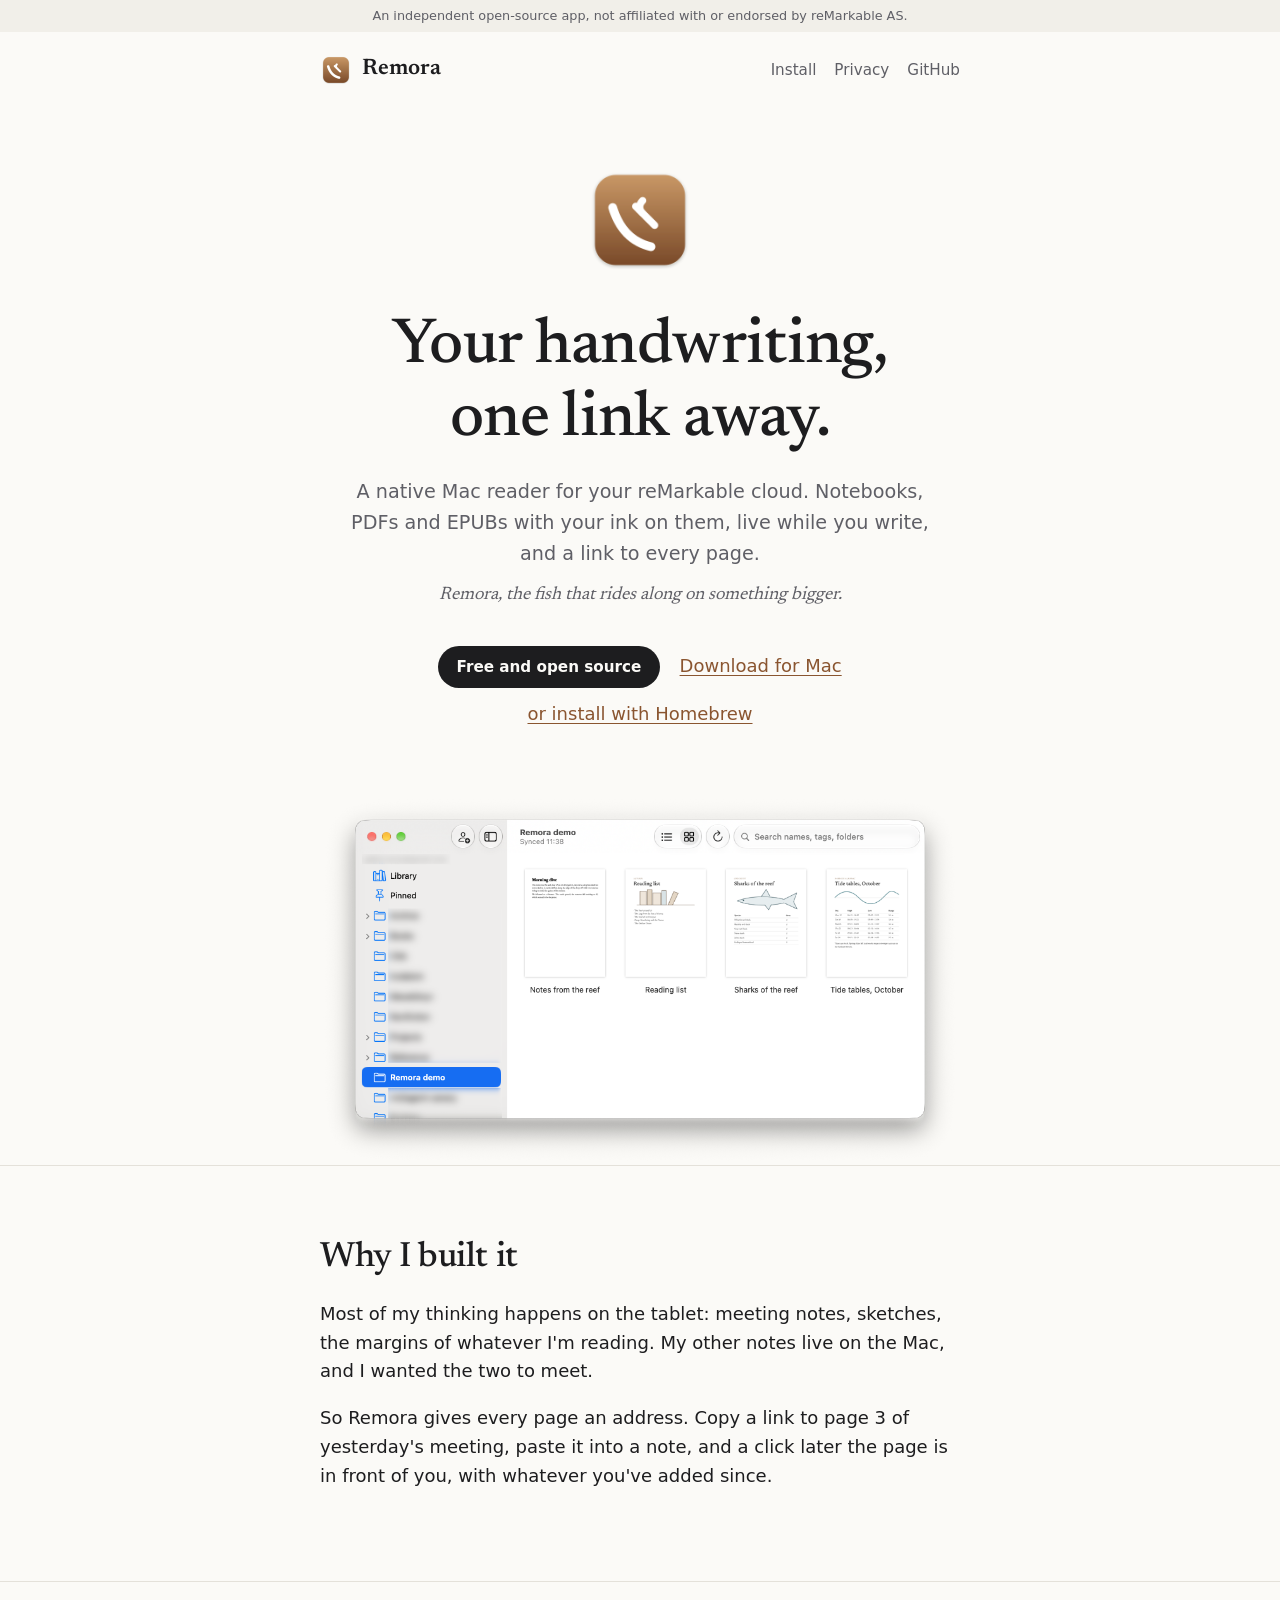
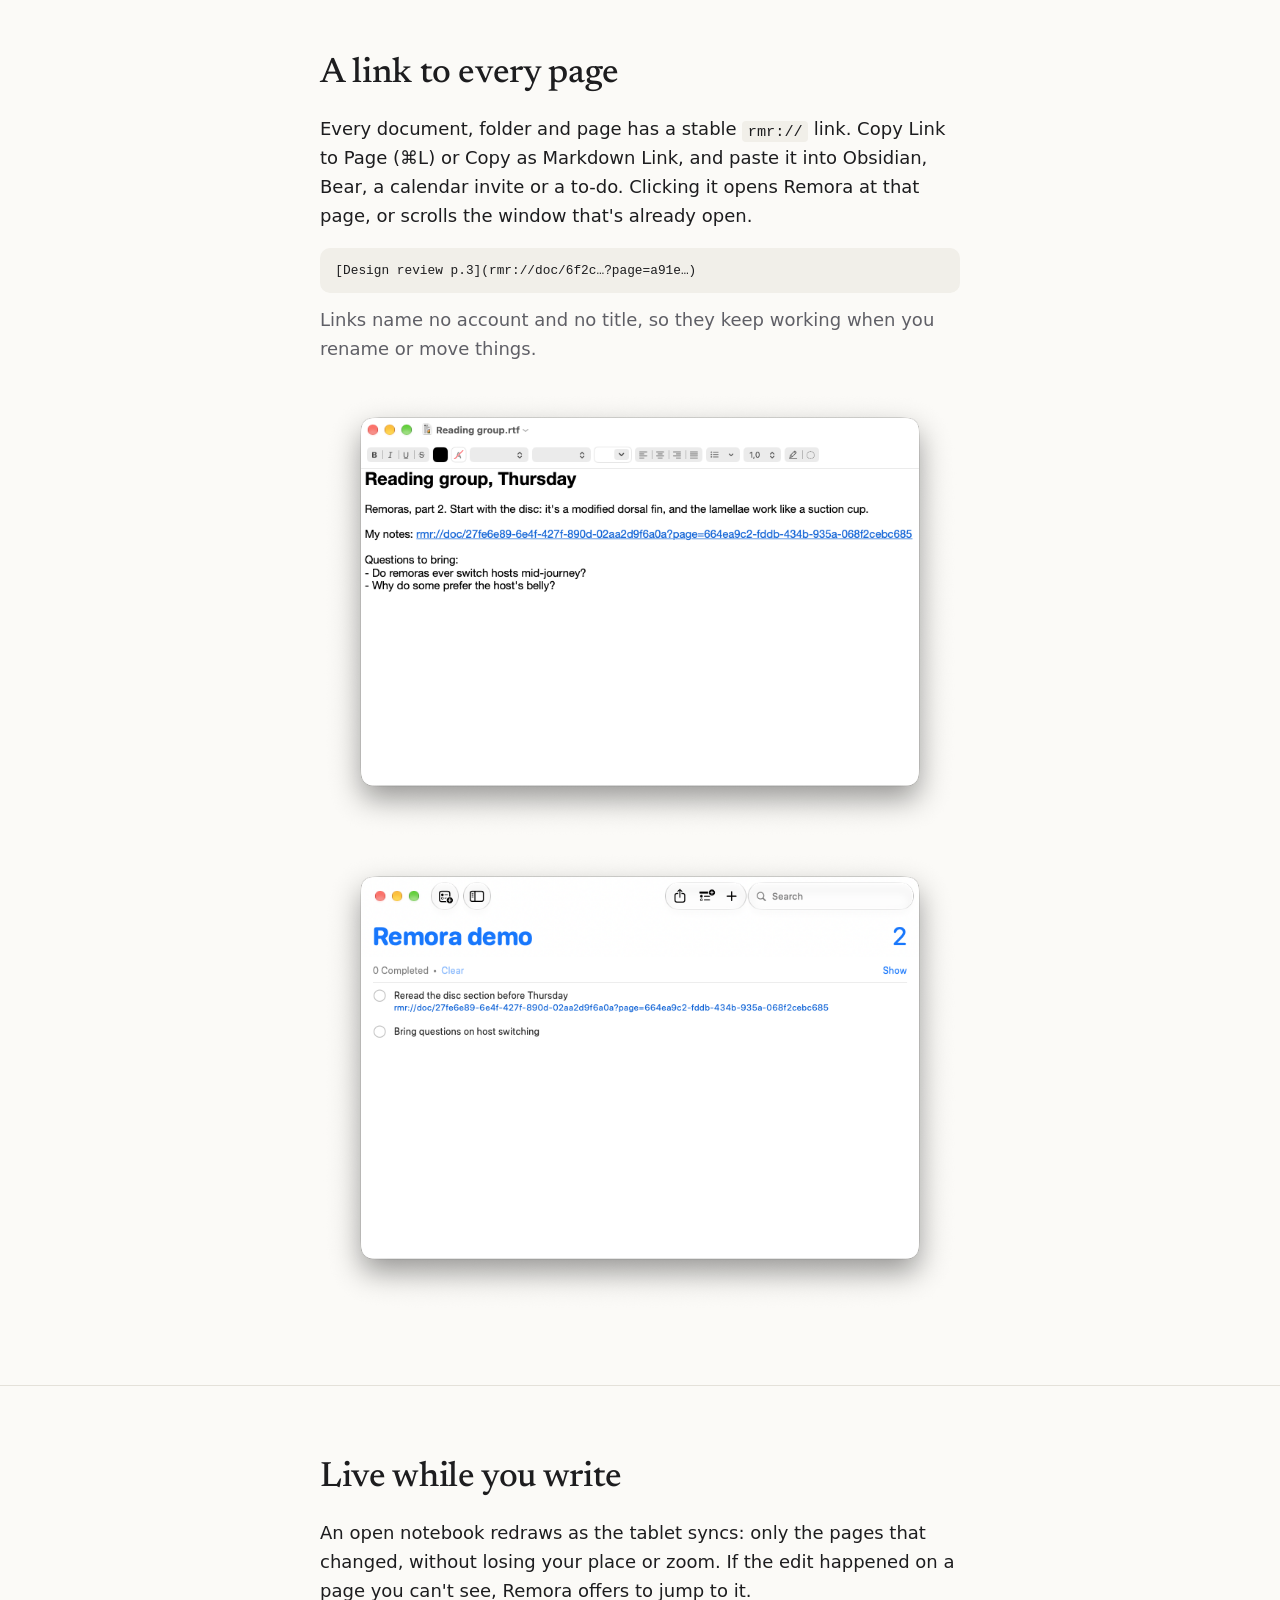
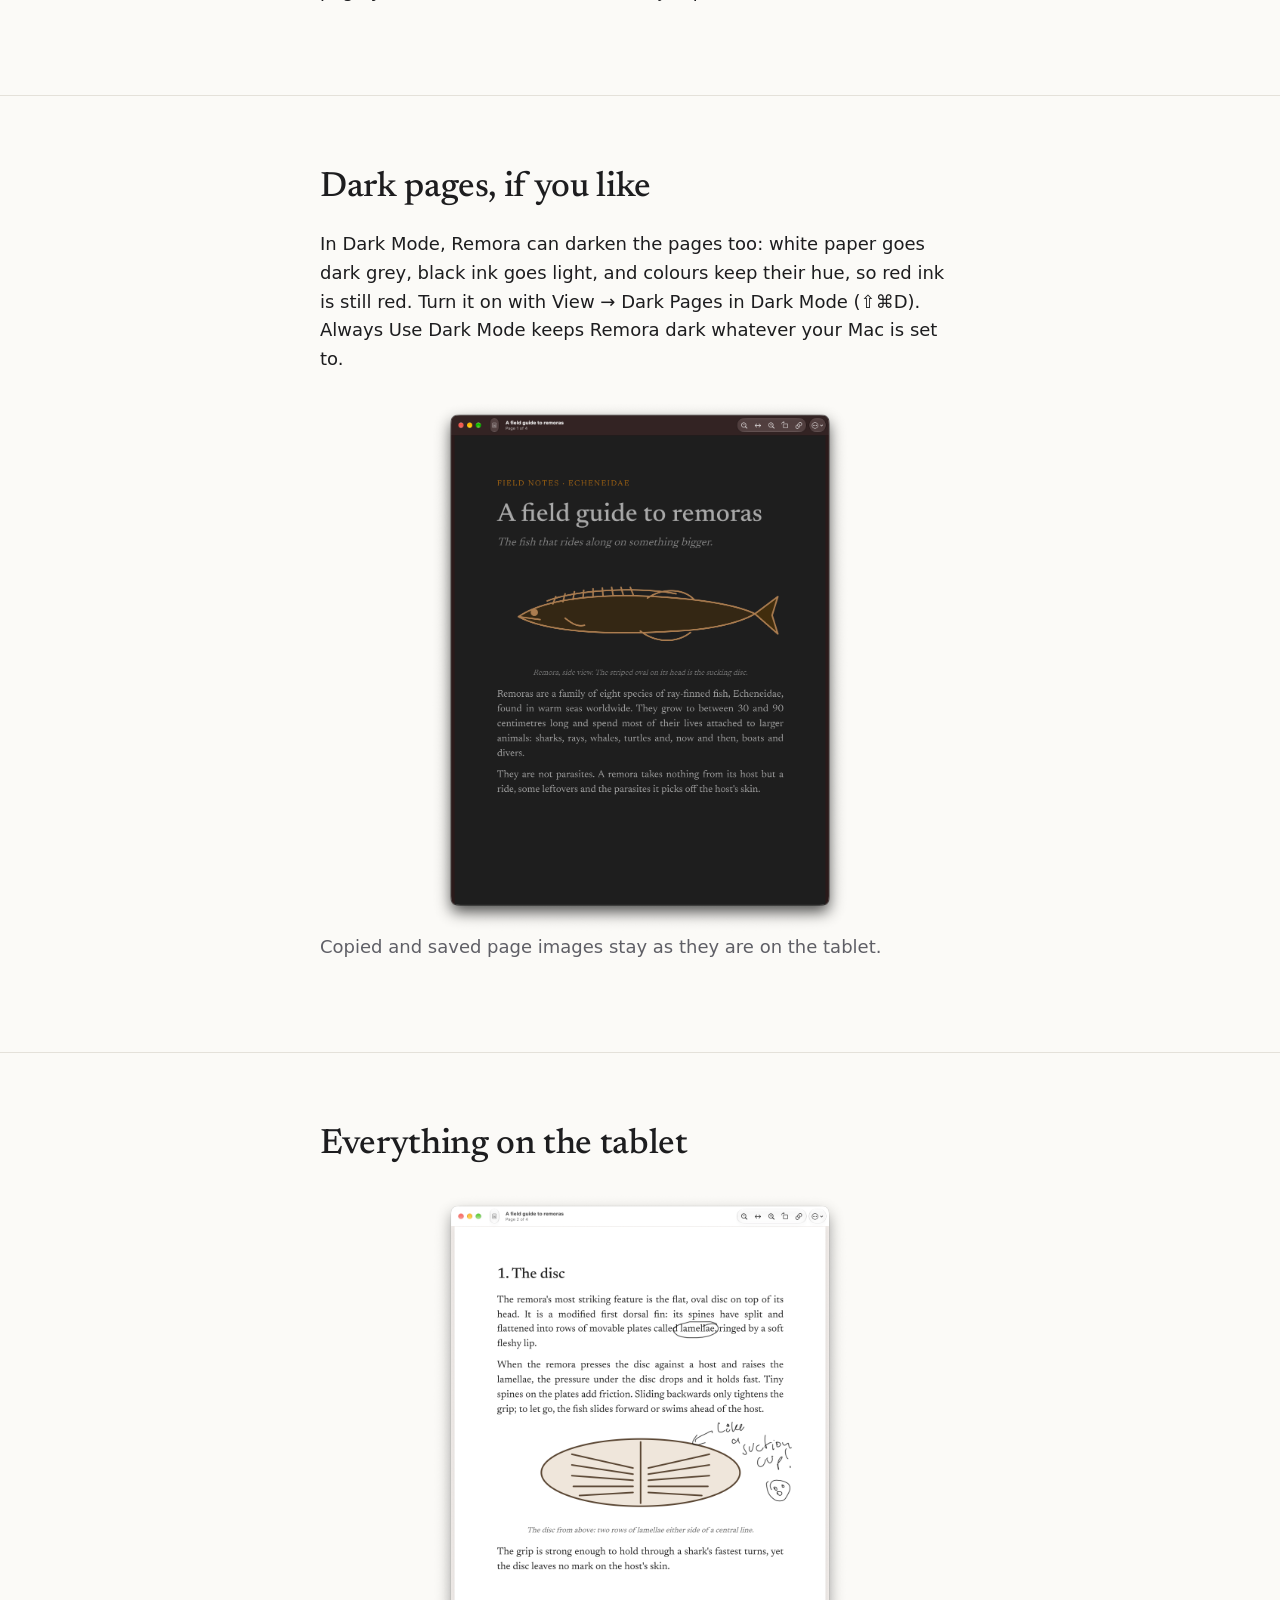
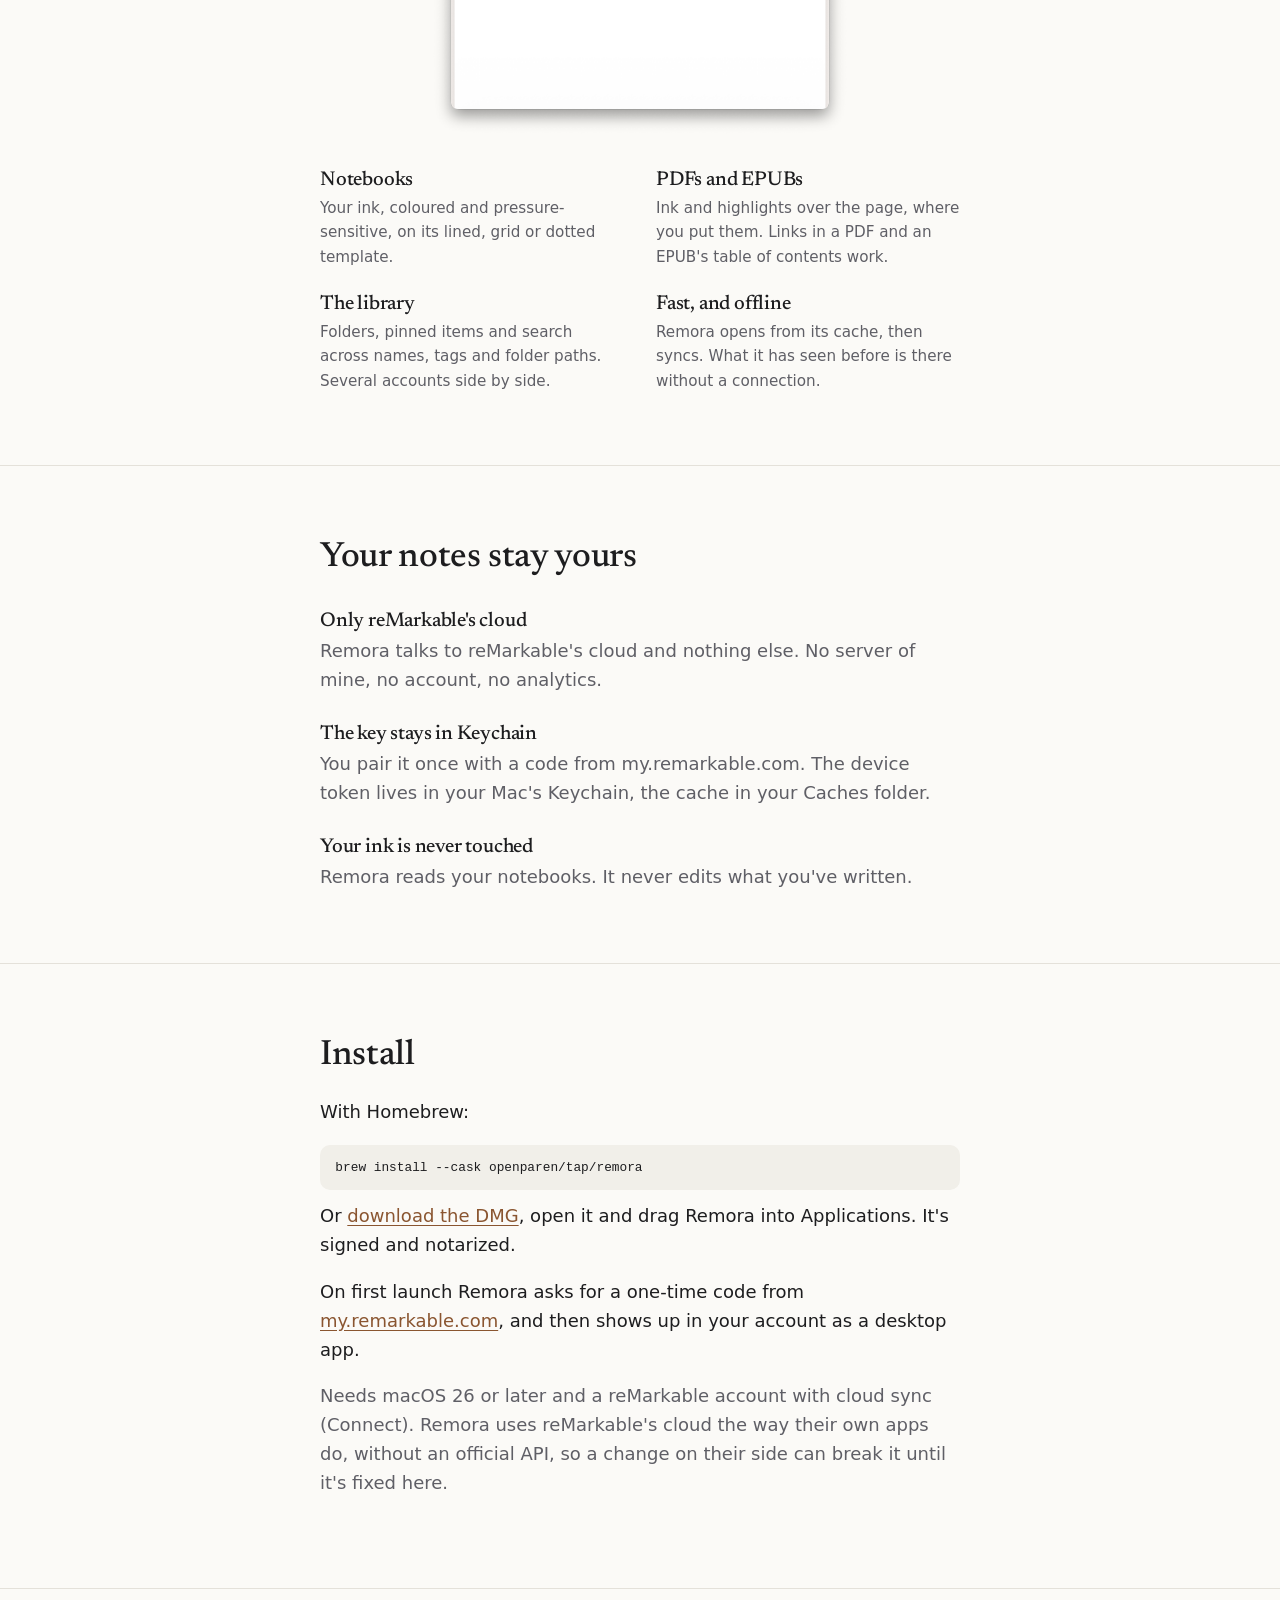
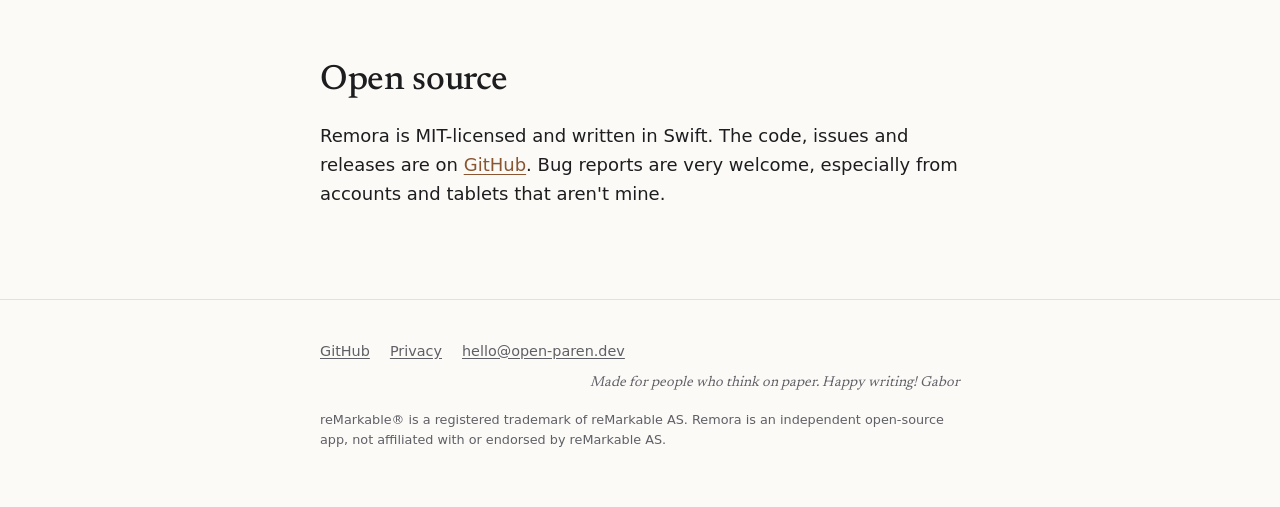
<file: site/index.html>
<!doctype html>
<html lang="en">
<head>
  <meta charset="utf-8">
  <meta name="viewport" content="width=device-width, initial-scale=1">
  <title>Remora: a Mac reader for your reMarkable notebooks</title>
  <meta name="description" content="A native Mac reader for your reMarkable cloud. Notebooks, PDFs and EPUBs with your ink, live while you write, and a link to every page. Open source.">
  <meta property="og:title" content="Remora: a Mac reader for your reMarkable notebooks">
  <meta property="og:description" content="Your handwriting, one link away.">
  <meta property="og:url" content="https://remora.open-paren.dev/">
  <meta property="og:image" content="https://remora.open-paren.dev/img/og.png">
  <meta property="og:image:width" content="1200">
  <meta property="og:image:height" content="630">
  <meta name="twitter:card" content="summary_large_image">
  <link rel="icon" href="img/favicon.png">
  <link rel="apple-touch-icon" href="img/apple-touch-icon.png">
  <link rel="preload" href="fonts/newsreader-latin-wght-normal.woff2" as="font" type="font/woff2" crossorigin>
  <link rel="stylesheet" href="style.css">
</head>
<body>
  <p class="notice">An independent open-source app, not affiliated with or endorsed by reMarkable AS.</p>
  <header class="wrap top">
    <a class="home" href="./"><img src="img/icon.png" alt="" width="32" height="32">Remora</a>
    <nav><a href="#install">Install</a><a href="#privacy">Privacy</a><a href="https://github.com/openparen/remora">GitHub</a></nav>
  </header>

  <main>
    <div class="wrap hero">
      <img class="icon" src="img/icon.png" alt="The Remora app icon" width="112" height="112">
      <h1>Your handwriting,<br>one link away.</h1>
      <p class="lede">A native Mac reader for your reMarkable cloud. Notebooks, PDFs and EPUBs with your ink on them, live while you write, and a link to every page.</p>
      <p class="name">Remora, the fish that rides along on something bigger.</p>
      <div class="cta">
        <a class="badge" href="https://github.com/openparen/remora">Free and open source</a>
        <a href="download">Download for Mac</a>
        <a href="#install">or install with Homebrew</a>
      </div>
    </div>
    <figure class="wrap shot">
      <img src="img/shot-library.png" alt="Remora's library showing a folder of PDFs and an EPUB as thumbnails" width="1012" height="584">
    </figure>

    <section>
      <div class="wrap">
        <h2>Why I built it</h2>
        <p>Most of my thinking happens on the tablet: meeting notes, sketches, the margins of whatever I'm reading. My other notes live on the Mac, and I wanted the two to meet.</p>
        <p>So Remora gives every page an address. Copy a link to page 3 of yesterday's meeting, paste it into a note, and a click later the page is in front of you, with whatever you've added since.</p>
      </div>
    </section>

    <section>
      <div class="wrap">
        <h2>A link to every page</h2>
        <p>Every document, folder and page has a stable <code>rmr://</code> link. Copy Link to Page (⌘L) or Copy as Markdown Link, and paste it into Obsidian, Bear, a calendar invite or a to-do. Clicking it opens Remora at that page, or scrolls the window that's already open.</p>
        <pre tabindex="0"><code>[Design review p.3](rmr://doc/6f2c…?page=a91e…)</code></pre>
        <p class="muted">Links name no account and no title, so they keep working when you rename or move things.</p>
        <figure class="shot">
          <img src="img/shot-note.png" alt="A TextEdit note with a clickable rmr:// link to a page" width="872" height="612" loading="lazy">
          <img src="img/shot-reminder.png" alt="A Reminders to-do with an rmr:// page link in its notes" width="872" height="632" loading="lazy">
        </figure>
      </div>
    </section>

    <section>
      <div class="wrap">
        <h2>Live while you write</h2>
        <p>An open notebook redraws as the tablet syncs: only the pages that changed, without losing your place or zoom. If the edit happened on a page you can't see, Remora offers to jump to it.</p>
      </div>
    </section>

    <section>
      <div class="wrap">
        <h2>Dark pages, if you like</h2>
        <p>In Dark Mode, Remora can darken the pages too: white paper goes dark grey, black ink goes light, and colours keep their hue, so red ink is still red. Turn it on with View → Dark Pages in Dark Mode (⇧⌘D). Always Use Dark Mode keeps Remora dark whatever your Mac is set to.</p>
        <figure class="shot tall">
          <img src="img/shot-dark.png" alt="A PDF in Remora with dark pages: light text on a dark grey page, the illustration still brown" width="1112" height="1409" loading="lazy">
        </figure>
        <p class="muted">Copied and saved page images stay as they are on the tablet.</p>
      </div>
    </section>

    <section>
      <div class="wrap">
        <h2>Everything on the tablet</h2>
        <figure class="shot tall">
          <img src="img/shot-document.png" alt="A PDF page in Remora with handwritten notes: a circled word, an arrow and a margin note" width="1112" height="1442" loading="lazy">
        </figure>
        <div class="grid">
          <div><h3>Notebooks</h3><p>Your ink, coloured and pressure-sensitive, on its lined, grid or dotted template.</p></div>
          <div><h3>PDFs and EPUBs</h3><p>Ink and highlights over the page, where you put them. Links in a PDF and an EPUB's table of contents work.</p></div>
          <div><h3>The library</h3><p>Folders, pinned items and search across names, tags and folder paths. Several accounts side by side.</p></div>
          <div><h3>Fast, and offline</h3><p>Remora opens from its cache, then syncs. What it has seen before is there without a connection.</p></div>
        </div>
      </div>
    </section>

    <section id="privacy">
      <div class="wrap">
        <h2>Your notes stay yours</h2>
        <div class="points">
          <div>
            <h3>Only reMarkable's cloud</h3>
            <p>Remora talks to reMarkable's cloud and nothing else. No server of mine, no account, no analytics.</p>
          </div>
          <div>
            <h3>The key stays in Keychain</h3>
            <p>You pair it once with a code from my.remarkable.com. The device token lives in your Mac's Keychain, the cache in your Caches folder.</p>
          </div>
          <div>
            <h3>Your ink is never touched</h3>
            <p>Remora reads your notebooks. It never edits what you've written.</p>
          </div>
        </div>
      </div>
    </section>

    <section id="install">
      <div class="wrap">
        <h2>Install</h2>
        <p>With Homebrew:</p>
        <pre tabindex="0"><code>brew install --cask openparen/tap/remora</code></pre>
        <p>Or <a href="download">download the DMG</a>, open it and drag Remora into Applications. It's signed and notarized.</p>
        <p>On first launch Remora asks for a one-time code from <a href="https://my.remarkable.com/device/desktop/connect">my.remarkable.com</a>, and then shows up in your account as a desktop app.</p>
        <p class="muted">Needs macOS 26 or later and a reMarkable account with cloud sync (Connect). Remora uses reMarkable's cloud the way their own apps do, without an official API, so a change on their side can break it until it's fixed here.</p>
      </div>
    </section>

    <section>
      <div class="wrap">
        <h2>Open source</h2>
        <p>Remora is MIT-licensed and written in Swift. The code, issues and releases are on <a href="https://github.com/openparen/remora">GitHub</a>. Bug reports are very welcome, especially from accounts and tablets that aren't mine.</p>
      </div>
    </section>
  </main>

  <footer>
    <div class="wrap">
      <a href="https://github.com/openparen/remora">GitHub</a>
      <a href="#privacy">Privacy</a>
      <a href="mailto:hello@open-paren.dev">hello@open-paren.dev</a>
      <span class="sig">Made for people who think on paper. Happy writing! Gabor</span>
    </div>
    <div class="wrap">
      <p class="legal">reMarkable® is a registered trademark of reMarkable AS. Remora is an independent open-source app, not affiliated with or endorsed by reMarkable AS.</p>
    </div>
  </footer>
</body>
</html>
</file>
<file: site/style.css>
@font-face {
  font-family: "Newsreader";
  src: url("fonts/newsreader-latin-wght-normal.woff2") format("woff2");
  font-weight: 200 800;
  font-display: swap;
}

:root {
  color-scheme: light dark;
  --bg: #fbfaf7;
  --surface: #ffffff;
  --text: #1d1d1f;
  --muted: #5f5f66;
  --line: #e4e1da;
  --accent: #8a5530;
  --code: #f1efe9;
  --serif: "Newsreader", Georgia, serif;
  --sans: -apple-system, BlinkMacSystemFont, "Segoe UI", system-ui, sans-serif;
  --mono: ui-monospace, "SF Mono", Menlo, monospace;
}

@media (prefers-color-scheme: dark) {
  :root {
    --bg: #161618;
    --surface: #1f1f22;
    --text: #ececef;
    --muted: #a1a1aa;
    --line: #2e2e33;
    --accent: #dcab7a;
    --code: #26262a;
  }
}

* { box-sizing: border-box; }

html { -webkit-text-size-adjust: 100%; }

body {
  margin: 0;
  background: var(--bg);
  color: var(--text);
  font: 18px/1.6 var(--sans);
  -webkit-font-smoothing: antialiased;
}

a { color: var(--accent); text-underline-offset: 0.15em; }

h1, h2, h3 { font-family: var(--serif); font-weight: 500; line-height: 1.15; letter-spacing: -0.01em; }
h1 { font-size: clamp(2.6rem, 7vw, 4rem); margin: 0.4em 0 0.3em; }
h2 { font-size: clamp(1.7rem, 4vw, 2.2rem); margin: 0 0 0.6em; }
h3 { font-size: 1.25rem; margin: 0 0 0.2em; }

p { margin: 0 0 1em; }

code {
  font: 0.85em var(--mono);
  background: var(--code);
  padding: 0.1em 0.35em;
  border-radius: 4px;
}

pre {
  background: var(--code);
  padding: 1em 1.2em;
  border-radius: 10px;
  overflow-x: auto;
  font: 0.8rem/1.5 var(--mono);
}
pre code { background: none; padding: 0; font-size: inherit; }

.wrap { max-width: 680px; margin: 0 auto; padding: 0 20px; }

section { padding: 72px 0; border-top: 1px solid var(--line); }

.muted { color: var(--muted); }

/* Header */
.top { display: flex; align-items: center; gap: 10px; padding-block: 20px; }
.top .home { display: flex; align-items: center; gap: 10px; color: inherit; text-decoration: none; font-family: var(--serif); font-size: 1.4rem; font-weight: 600; }
.top img { width: 32px; height: 32px; }
.notice { margin: 0; padding: 6px 16px; text-align: center; font-size: 0.8rem; color: var(--muted); background: var(--code); }
.top nav { margin-left: auto; display: flex; gap: 18px; font-size: 0.95rem; }
.top nav a { color: var(--muted); text-decoration: none; }

/* Hero */
.hero .icon { width: 112px; height: 112px; }
.hero { text-align: center; padding-block: 56px 40px; }
.hero .lede { font-size: 1.2rem; color: var(--muted); max-width: 32em; margin: 0 auto 0.6em; }
.hero .name { font-family: var(--serif); font-style: italic; color: var(--muted); margin-bottom: 2em; }
.cta { display: flex; flex-wrap: wrap; gap: 12px 20px; justify-content: center; align-items: center; }
.badge {
  display: inline-block;
  padding: 0.6em 1.2em;
  border-radius: 999px;
  background: var(--text);
  color: var(--bg);
  font-weight: 600;
  font-size: 0.95rem;
  text-decoration: none;
}

/* Lists of points */
.points { display: grid; gap: 28px; margin-top: 32px; }
.points p { margin: 0; color: var(--muted); }
.grid { display: grid; grid-template-columns: repeat(auto-fit, minmax(200px, 1fr)); gap: 24px 32px; margin-top: 32px; }
.grid p { margin: 0; color: var(--muted); font-size: 0.95rem; }

/* Footer */
footer { border-top: 1px solid var(--line); padding: 40px 0 56px; font-size: 0.9rem; color: var(--muted); }
footer .wrap { display: flex; flex-wrap: wrap; gap: 8px 20px; }
footer a { color: inherit; }
footer .sig { margin-left: auto; font-family: var(--serif); font-style: italic; }
footer .legal { margin: 16px 0 0; font-size: 0.8rem; }

/* Screenshots: window captures, their shadow is part of the image */
.shot { margin: 1.5em auto 0; text-align: center; }
.shot img { display: block; width: 100%; height: auto; margin: 0 auto; }
.shot img + img { margin-top: 0.5em; }
.shot.tall img { max-width: 420px; }

/* Plain pages */
.page { padding-block: 32px 64px; }
.page h1 { font-size: clamp(2.2rem, 6vw, 3rem); }

@media (max-width: 560px) {
  body { font-size: 17px; }
  section { padding: 56px 0; }
  footer .sig { margin-left: 0; }
}
</file>
